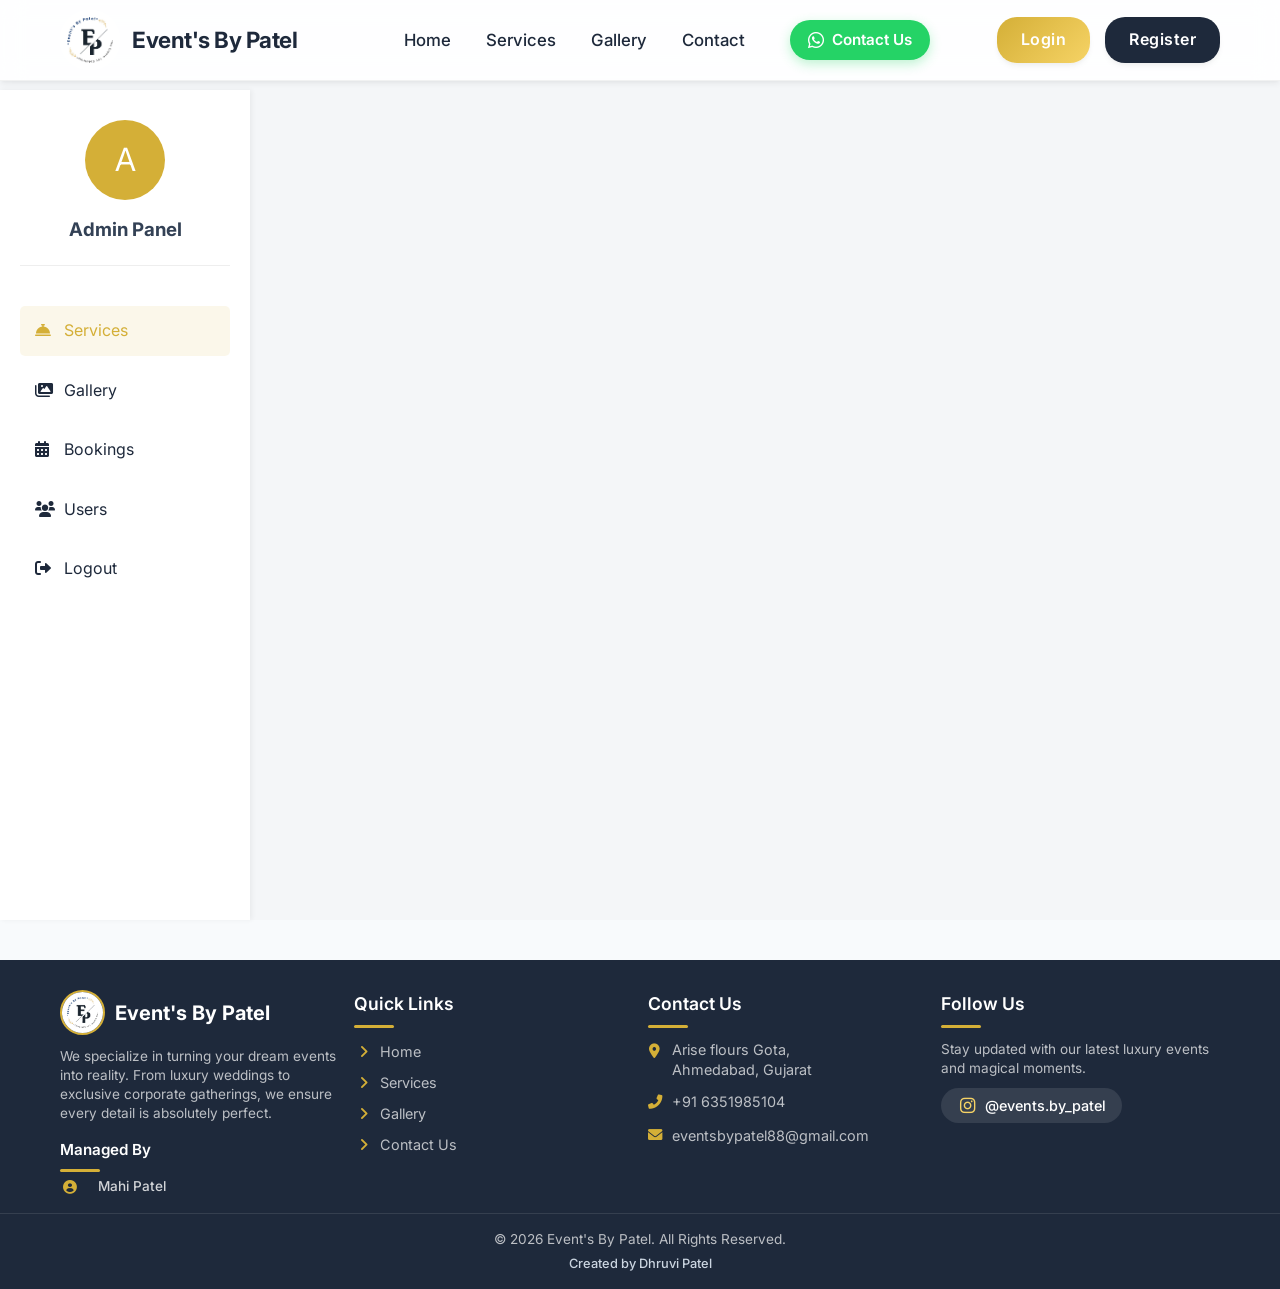
<file: frontend/admin.html>
<!DOCTYPE html>
<html lang="en">

<head>
    <meta charset="UTF-8">
    <meta name="viewport" content="width=device-width, initial-scale=1.0">
    <title>User Dashboard - Event Management</title>
    <link rel="stylesheet" href="css/style.css?v=42.0">
    <link rel="stylesheet" href="css/navbar.css?v=42.0">
    <link rel="stylesheet" href="css/dashboard.css?v=42.0">
</head>

<body>
    <nav class="navbar">
        <div class="container">
            <a href="index.html" class="logo"><img src="images/logo.jpeg" alt="Event Master" class="logo-img"> <span
                    class="logo-text">Event's By Patel</span></a>
            <div class="menu-toggle" id="mobile-menu">
                <i class="fas fa-bars"></i>
            </div>
            <div class="nav-links">
                <a href="index.html">Home</a>
                <a href="services.html">Services</a>
                <a href="gallery.html">Gallery</a>
                <a href="contact.html">Contact</a>
                <a href="#" class="contact-btn header-save-contact-btn"><i class="fab fa-whatsapp"></i> Contact Us</a>
            </div>
            <div class="nav-auth">
                <!-- Dynamically filled -->
            </div>
        </div>
    </nav>

    <div class="dashboard-container">
        <!-- Sidebar -->
        <aside class="sidebar">
            <div class="user-profile">
                <div class="avatar-circle">A</div>
                <h3>Admin Panel</h3>
            </div>
            <ul class="sidebar-nav">
                <li><a href="#" class="active" onclick="switchTab('services')"><i class="fas fa-concierge-bell"></i>
                        Services</a></li>
                <li><a href="#" onclick="switchTab('gallery')"><i class="fas fa-images"></i> Gallery</a></li>
                <li><a href="#" onclick="switchTab('bookings')"><i class="fas fa-calendar-alt"></i> Bookings</a></li>
                <li><a href="#" onclick="switchTab('users')"><i class="fas fa-users"></i> Users</a></li>
                <li><a href="#" onclick="logout()"><i class="fas fa-sign-out-alt"></i> Logout</a></li>
            </ul>
        </aside>

        <!-- Main Content -->
        <main class="main-content">
            <!-- Services Tab -->
            <div id="services-tab" class="tab-content active">
                <div class="tab-header"
                    style="display: flex; justify-content: space-between; align-items: center; margin-bottom: 20px;">
                    <h2>Manage Services</h2>
                    <button class="btn" onclick="openServiceModal()">+ Add Service</button>
                </div>
                <div id="admin-services-list" class="grid-container"
                    style="display: grid; grid-template-columns: repeat(auto-fill, minmax(250px, 1fr)); gap: 20px;">
                    <p>Loading services...</p>
                </div>
            </div>

            <!-- Gallery Tab -->
            <div id="gallery-tab" class="tab-content" style="display: none;">
                <div class="tab-header"
                    style="display: flex; justify-content: space-between; align-items: center; margin-bottom: 20px;">
                    <h2>Manage Gallery</h2>
                    <button class="btn" onclick="openGalleryModal()">+ Add Image</button>
                </div>
                <div id="admin-gallery-grid" class="grid-container"
                    style="display: grid; grid-template-columns: repeat(auto-fill, minmax(200px, 1fr)); gap: 20px;">
                    <p>Loading images...</p>
                </div>
            </div>

            <!-- Bookings Tab -->
            <div id="bookings-tab" class="tab-content" style="display: none;">
                <h2>All Bookings</h2>
                <div style="overflow-x: auto;">
                    <table class="admin-table" style="width: 100%; border-collapse: collapse; background: white;">
                        <thead>
                            <tr style="background: var(--secondary-color); color: white;">
                                <th style="padding: 10px;">ID</th>
                                <th style="padding: 10px;">User</th>
                                <th style="padding: 10px;">Event</th>
                                <th style="padding: 10px;">Date</th>
                                <th style="padding: 10px;">Time</th>
                                <th style="padding: 10px;">Location</th>
                                <th style="padding: 10px;">Package</th>
                                <th style="padding: 10px;">Status / Actions</th>
                            </tr>
                        </thead>
                        <tbody id="admin-bookings-table">
                            <tr>
                                <td colspan="9" style="padding: 20px; text-align: center;">Loading...</td>
                            </tr>
                        </tbody>
                    </table>
                </div>
            </div>

            <!-- Users Tab -->
            <div id="users-tab" class="tab-content" style="display: none;">
                <h2>Manage Users</h2>
                <div style="overflow-x: auto;">
                    <table class="admin-table" style="width: 100%; border-collapse: collapse; background: white;">
                        <thead>
                            <tr style="background: var(--secondary-color); color: white;">
                                <th style="padding: 10px;">ID</th>
                                <th style="padding: 10px;">Username</th>
                                <th style="padding: 10px;">Email</th>
                                <th style="padding: 10px;">Phone</th>
                                <th style="padding: 10px;">Role</th>
                                <th style="padding: 10px;">Status</th>
                                <th style="padding: 10px;">Actions</th>
                            </tr>
                        </thead>
                        <tbody id="admin-users-table">
                            <tr>
                                <td colspan="7" style="padding: 20px; text-align: center;">Loading...</td>
                            </tr>
                        </tbody>
                    </table>
                </div>
            </div>
        </main>
    </div>

    <!-- Service Modal -->
    <div id="service-modal" class="modal"
        style="display:none; position: fixed; top: 0; left: 0; width: 100%; height: 100%; background: rgba(0,0,0,0.5); z-index: 2000;">
        <div class="modal-content"
            style="background: #fff; margin: 5% auto; padding: 30px; width: 90%; max-width: 500px; border-radius: 8px; position: relative; max-height: 90vh; overflow-y: auto;">
            <span class="close" onclick="closeServiceModal()"
                style="position: absolute; top: 10px; right: 15px; font-size: 24px; cursor: pointer;">&times;</span>
            <h2 id="service-modal-title">Add/Edit Service</h2>
            <form id="service-form">
                <input type="hidden" id="service-id">
                <div class="form-group" style="margin-bottom: 15px;">
                    <label style="display:block; margin-bottom: 5px;">Service Name</label>
                    <input type="text" id="service-name" required style="width: 100%; padding: 8px;">
                </div>
                <div class="form-group" style="margin-bottom: 15px;">
                    <label style="display:block; margin-bottom: 5px;">Category</label>
                    <input type="text" id="service-category" required style="width: 100%; padding: 8px;">
                </div>
                <div class="form-group" style="margin-bottom: 15px; display: none;">
                    <label style="display:block; margin-bottom: 5px;">Price</label>
                    <input type="number" id="service-price" value="0" style="width: 100%; padding: 8px;">
                </div>
                <div class="form-group" style="margin-bottom: 15px;">
                    <label style="display:block; margin-bottom: 5px;">Description</label>
                    <textarea id="service-desc" rows="3" style="width: 100%; padding: 8px;"></textarea>
                </div>
                <div class="form-group" style="margin-bottom: 15px;">
                    <label style="display:block; margin-bottom: 5px;">Service Image Path</label>
                    <input type="text" id="service-image-url" placeholder="e.g. images/wedding/img1.jpeg" required
                        style="width: 100%; padding: 8px;">
                    <p style="font-size: 0.8rem; color: #666; margin-top: 5px;">Must be a relative path located in the
                        <strong>images/</strong> folder.
                    </p>
                </div>
                <button type="submit" class="btn" style="width: 100%;">Save Service</button>
            </form>
        </div>
    </div>

    <!-- Gallery Modal -->
    <div id="gallery-modal" class="modal"
        style="display:none; position: fixed; top: 0; left: 0; width: 100%; height: 100%; background: rgba(0,0,0,0.5); z-index: 2000;">
        <div class="modal-content"
            style="background: #fff; margin: 10% auto; padding: 30px; width: 90%; max-width: 400px; border-radius: 8px; position: relative;">
            <span class="close" onclick="closeGalleryModal()"
                style="position: absolute; top: 10px; right: 15px; font-size: 24px; cursor: pointer;">&times;</span>
            <h2>Add Image</h2>
            <form id="gallery-form">
                <div class="form-group" style="margin-bottom: 15px;">
                    <label style="display:block; margin-bottom: 5px;">Title (Optional)</label>
                    <input type="text" id="gallery-title" style="width: 100%; padding: 8px;">
                </div>
                <div class="form-group" style="margin-bottom: 15px;">
                    <label style="display:block; margin-bottom: 5px;">Image Path</label>
                    <input type="text" id="gallery-image-url" placeholder="e.g. images/wedding/img1.jpeg" required
                        style="width: 100%; padding: 8px;">
                    <p style="font-size: 0.8rem; color: #666; margin-top: 5px;">Must be a relative path located in the
                        <strong>images/</strong> folder.
                    </p>
                </div>
                <button type="submit" class="btn" style="width: 100%;">Upload</button>
            </form>
        </div>
    </div>

    <footer class="footer" style="padding-top: 30px; padding-bottom: 15px;">
        <div class="container" style="display: grid; grid-template-columns: repeat(auto-fit, minmax(200px, 1fr)); gap: 15px;">
            <div class="footer-column" style="display: flex; flex-direction: column; gap: 10px;">
                <div style="display: flex; align-items: center; gap: 10px; margin-bottom: 2px;">
                    <img src="images/logo.jpeg" alt="Event's By Patel Logo" style="width: 45px; height: 45px; border-radius: 50%; border: 2px solid var(--primary-color); object-fit: cover;">
                    <h3 style="font-size: 1.25rem; margin: 0; color: #fff;">Event's By Patel</h3>
                </div>
                <p style="font-size: 0.85rem; line-height: 1.4; color: rgba(255,255,255,0.7); margin: 0;">We specialize in turning your dream events into reality. From luxury weddings to exclusive corporate gatherings, we ensure every detail is absolutely perfect.</p>
                <div style="margin-top: 5px;">
                    <h4 style="font-size: 0.95rem; color: #fff; margin-bottom: 4px;">Managed By</h4>
                    <p style="color: rgba(255,255,255,0.8); font-size: 0.85rem; font-weight: 500; margin: 0;"><i class="fas fa-user-circle" style="color: var(--primary-color); margin-right: 6px;"></i> Mahi Patel</p>
                </div>
            </div>
            <div class="footer-column">
                <h4 style="font-size: 1.1rem; color: #fff; margin-bottom: 12px;">Quick Links</h4>
                <ul style="list-style: none; padding: 0; margin: 0; display: flex; flex-direction: column; gap: 8px; font-size: 0.9rem;">
                    <li><a href="index.html" style="color: rgba(255,255,255,0.7); text-decoration: none; transition: 0.3s;"><i class="fas fa-angle-right" style="margin-right: 6px; color: var(--primary-color);"></i>Home</a></li>
                    <li><a href="services.html" style="color: rgba(255,255,255,0.7); text-decoration: none; transition: 0.3s;"><i class="fas fa-angle-right" style="margin-right: 6px; color: var(--primary-color);"></i>Services</a></li>
                    <li><a href="gallery.html" style="color: rgba(255,255,255,0.7); text-decoration: none; transition: 0.3s;"><i class="fas fa-angle-right" style="margin-right: 6px; color: var(--primary-color);"></i>Gallery</a></li>
                    <li><a href="contact.html" style="color: rgba(255,255,255,0.7); text-decoration: none; transition: 0.3s;"><i class="fas fa-angle-right" style="margin-right: 6px; color: var(--primary-color);"></i>Contact Us</a></li>
                </ul>
            </div>
            <div class="footer-column">
                <h4 style="font-size: 1.1rem; color: #fff; margin-bottom: 12px;">Contact Us</h4>
                <div style="display: flex; flex-direction: column; gap: 10px; font-size: 0.9rem;">
                    <p style="display: flex; align-items: flex-start; gap: 10px; color: rgba(255,255,255,0.7); margin: 0;">
                        <i class="fas fa-map-marker-alt" style="margin-top: 4px; color: var(--primary-color); width: 14px;"></i> 
                        <span style="line-height: 1.4;">Arise flours Gota, <br>Ahmedabad, Gujarat</span>
                    </p>
                    <p style="display: flex; align-items: center; gap: 10px; color: rgba(255,255,255,0.7); margin: 0;">
                        <i class="fas fa-phone-alt" style="color: var(--primary-color); width: 14px;"></i> 
                        <a href="tel:+916351985104" style="color: rgba(255,255,255,0.7); text-decoration: none;">+91 6351985104</a>
                    </p>
                    <p style="display: flex; align-items: center; gap: 10px; color: rgba(255,255,255,0.7); margin: 0;">
                        <i class="fas fa-envelope" style="color: var(--primary-color); width: 14px;"></i> 
                        <a href="mailto:eventsbypatel88@gmail.com" style="color: rgba(255,255,255,0.7); text-decoration: none;">eventsbypatel88@gmail.com</a>
                    </p>
                </div>
            </div>
            <div class="footer-column">
                <h4 style="font-size: 1.1rem; color: #fff; margin-bottom: 12px;">Follow Us</h4>
                <p style="color: rgba(255,255,255,0.7); font-size: 0.85rem; line-height: 1.4; margin-bottom: 10px;">Stay updated with our latest luxury events and magical moments.</p>
                <div style="display: flex; gap: 10px;">
                    <a href="https://www.instagram.com/events.by_patel?igsh=MWVzamN3Nml4Y3Jrcw%3D%3D&utm_source=qr" target="_blank" style="display: flex; align-items: center; justify-content: center; padding: 0 16px; height: 35px; border-radius: 20px; background: rgba(255,255,255,0.1); color: #fff; font-size: 0.9rem; font-family: inherit; font-weight: 500; text-decoration: none; transition: 0.3s;" onmouseover="this.style.background='var(--primary-color)';" onmouseout="this.style.background='rgba(255,255,255,0.1)';">
                        <i class="fab fa-instagram" style="font-size: 1.1rem;"></i><span style="margin-left: 8px;">@events.by_patel</span>
                    </a>
                </div>
            </div>
        </div>
        <div class="footer-bottom" style="text-align: center;">
            <p style="color: rgba(255,255,255,0.7); font-size: 0.85rem; margin-bottom: 3px;">&copy; 2026 Event's By Patel. All Rights Reserved.</p>
            <p style="font-size: 0.8rem; color: #cbd5e1; font-weight: 500; margin: 0;">Created by Dhruvi Patel</p>
        </div>
    </footer>

    <script src="js/api.js?v=42.0"></script>
    <script src="js/auth.js?v=42.0"></script>
    <script src="js/admin.js?v=42.0"></script>
    <link rel="stylesheet" href="https://cdnjs.cloudflare.com/ajax/libs/font-awesome/6.0.0/css/all.min.css">
</body>

</html>
</file>
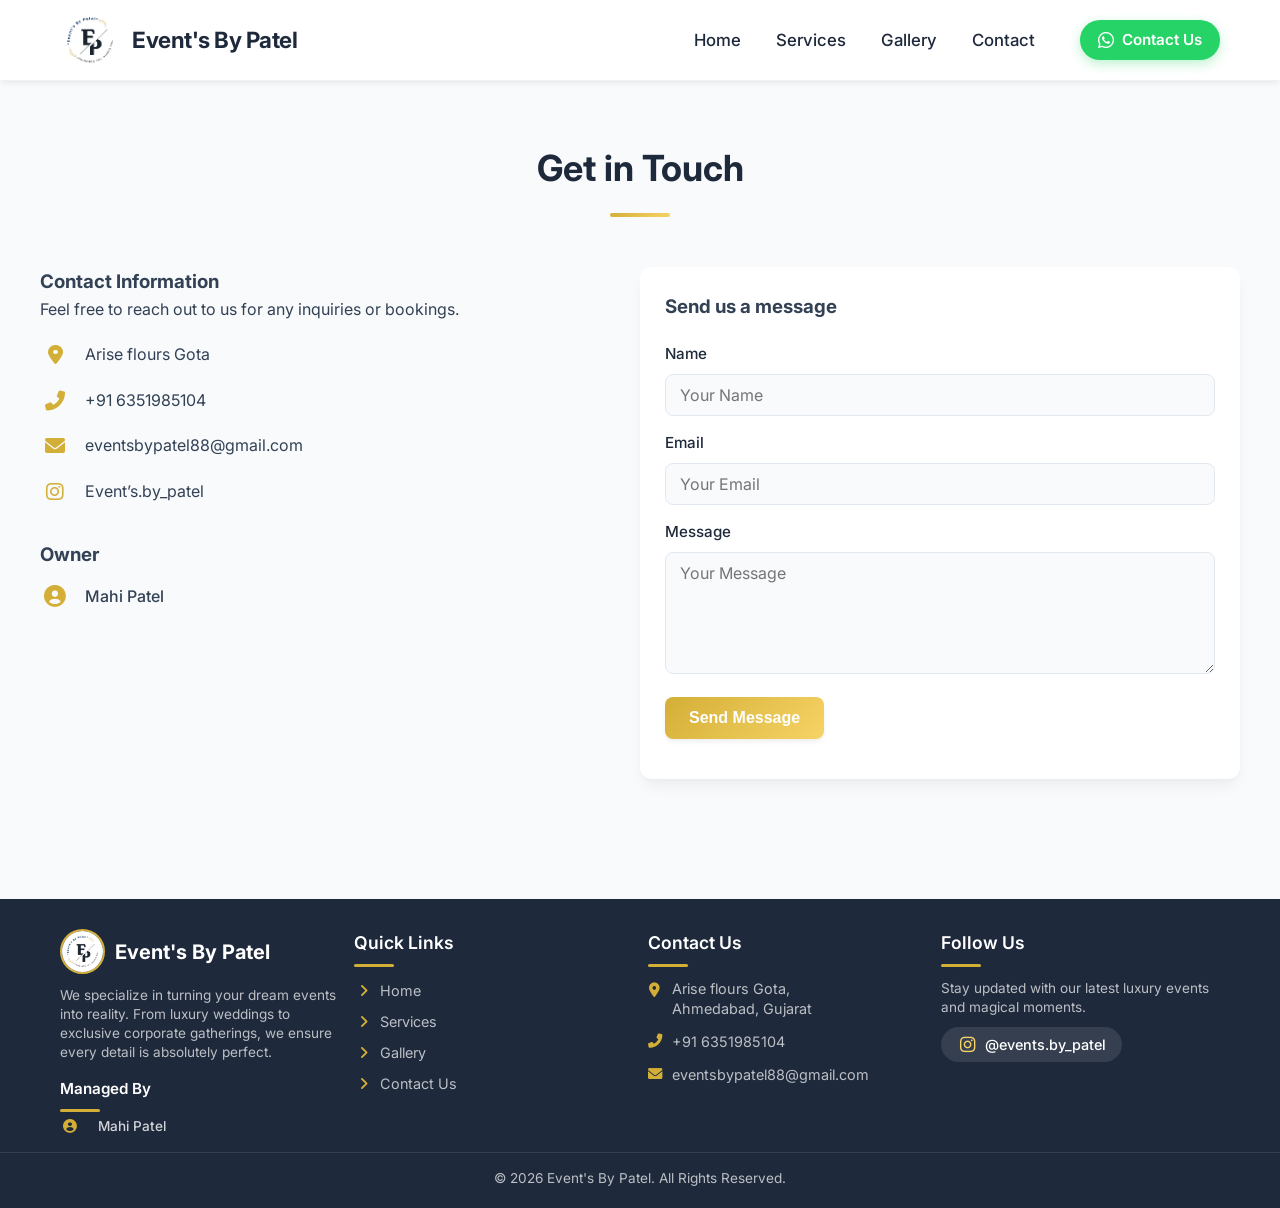
<file: frontend/contact.html>
<!DOCTYPE html>
<html lang="en">

<head>
    <meta charset="UTF-8">
    <meta name="viewport" content="width=device-width, initial-scale=1.0">
    <title>Contact Us - Event Management</title>
    <meta name="description" content="Get in touch with Event's By Patel for your upcoming event in Ahmedabad. Contact us for wedding decoration, corporate events, and birthday party planning.">
    <meta name="keywords" content="contact event planner ahmedabad, event's by patel contact, book wedding decorator ahmedabad, hire event planner gujarat, ahmedabad marriage decoration booking">
    <meta name="author" content="Event's By Patel">
    <link rel="canonical" href="https://www.eventsbypatel.com/contact.html">
    
    <!-- Open Graph / Facebook -->
    <meta property="og:type" content="website">
    <meta property="og:url" content="https://www.eventsbypatel.com/contact.html">
    <meta property="og:title" content="Contact Event's By Patel | Best Event Planners in Ahmedabad">
    <meta property="og:description" content="Reach out to us to make your dream event a reality. Serving Ahmedabad with premium event decorations.">
    <meta property="og:image" content="https://www.eventsbypatel.com/images/logo.jpeg">
    <link rel="stylesheet" href="css/style.css?v=42.0">
    <link rel="stylesheet" href="css/navbar.css?v=42.0">
    <link rel="stylesheet" href="css/forms.css?v=42.0">
    <link rel="stylesheet" href="https://cdnjs.cloudflare.com/ajax/libs/font-awesome/6.0.0/css/all.min.css">
</head>

<body>
    <nav class="navbar">
        <div class="container">
            <a href="index.html" class="logo"><img src="images/logo.jpeg" alt="Event's by Patel" class="logo-img"> <span
                    class="logo-text">Event's By Patel</span></a>
            <div class="menu-toggle" id="mobile-menu">
                <i class="fas fa-bars"></i>
            </div>
            <div class="nav-links">
                <a href="index.html">Home</a>
                <a href="services.html">Services</a>
                <a href="gallery.html">Gallery</a>
                <a href="contact.html">Contact</a>
                <a href="#" class="contact-btn header-save-contact-btn"><i class="fab fa-whatsapp"></i> Contact Us</a>
            </div>

        </div>
    </nav>

    <div class="container section" style="padding-top: 140px;">
        <h2 class="section-title">Get in Touch</h2>
        <div class="contact-wrapper" style="display: flex; flex-wrap: wrap; gap: 50px; justify-content: center;">
            <style>
                .contact-info-text {
                    text-align: left;
                }

                .contact-info-row {
                    display: flex;
                    align-items: center;
                    justify-content: flex-start;
                    margin-bottom: 20px;
                }

                .contact-form-heading {
                    text-align: left;
                    margin-bottom: 20px;
                }

                @media (max-width: 768px) {
                    .contact-info-text {
                        text-align: center;
                    }

                    .contact-info-row {
                        justify-content: center;
                    }

                    .contact-form-heading {
                        text-align: center;
                    }
                }
            </style>

            <div class="contact-info contact-info-text" style="flex: 1; min-width: 250px;">
                <h3>Contact Information</h3>
                <p style="margin-bottom: 20px;">Feel free to reach out to us for any inquiries or bookings.</p>

                <div class="contact-info-row">
                    <i class="fas fa-map-marker-alt"
                        style="color: var(--primary-color); width: 30px; text-align: center; margin-right: 15px; font-size: 1.25rem;"></i>
                    <span>Arise flours Gota</span>
                </div>
                <div class="contact-info-row">
                    <i class="fas fa-phone-alt"
                        style="color: var(--primary-color); width: 30px; text-align: center; margin-right: 15px; font-size: 1.25rem;"></i>
                    <a href="tel:+916351985104">+91 6351985104</a>
                </div>
                <div class="contact-info-row">
                    <i class="fas fa-envelope"
                        style="color: var(--primary-color); width: 30px; text-align: center; margin-right: 15px; font-size: 1.25rem;"></i>
                    <a href="mailto:eventsbypatel88@gmail.com"
                        style="word-break: break-all;">eventsbypatel88@gmail.com</a>
                </div>
                <div class="contact-info-row">
                    <i class="fab fa-instagram"
                        style="color: var(--primary-color); width: 30px; text-align: center; margin-right: 15px; font-size: 1.25rem;"></i>
                    <a href="https://instagram.com/Event’s.by_patel" target="_blank">Event’s.by_patel</a>
                </div>

                <div style="margin-top: 35px;">
                    <h3 style="margin-bottom: 15px;">Owner</h3>
                    <div class="contact-info-row">
                        <i class="fas fa-user-circle"
                            style="color: var(--primary-color); width: 30px; text-align: center; margin-right: 15px; font-size: 1.35rem;"></i>
                        <span style="font-weight: 500;">Mahi Patel</span>
                    </div>
                </div>
            </div>

            <div class="contact-form"
                style="flex: 1; min-width: 250px; padding: 25px; background: #fff; box-shadow: var(--shadow-md); border-radius: var(--radius-md);">
                <h3 class="contact-form-heading">Send us a message</h3>
                <form action="https://api.web3forms.com/submit" method="POST">
                    <input type="hidden" name="access_key" value="597f13e3-a928-4c0c-a952-5465b1e76b1b">
                    <div class="form-group">
                        <label for="name">Name</label>
                        <input type="text" name="name" id="name" placeholder="Your Name" required>
                    </div>
                    <div class="form-group">
                        <label for="email">Email</label>
                        <input type="email" name="email" id="email" placeholder="Your Email" required>
                    </div>
                    <div class="form-group">
                        <label for="message">Message</label>
                        <textarea name="message" id="message" rows="5" placeholder="Your Message" required></textarea>
                    </div>
                    <button type="submit" class="btn">Send Message</button>
                    <div class="form-result" style="margin-top: 15px; font-weight: bold; text-align: center;"></div>
                </form>
            </div>
        </div>
    </div>

    <footer class="footer" style="padding-top: 30px; padding-bottom: 15px;">
        <div class="container"
            style="display: grid; grid-template-columns: repeat(auto-fit, minmax(200px, 1fr)); gap: 15px;">
            <div class="footer-column" style="display: flex; flex-direction: column; gap: 10px;">
                <div style="display: flex; align-items: center; gap: 10px; margin-bottom: 2px;">
                    <img src="images/logo.jpeg" alt="Event's By Patel Logo"
                        style="width: 45px; height: 45px; border-radius: 50%; border: 2px solid var(--primary-color); object-fit: cover;">
                    <h3 style="font-size: 1.25rem; margin: 0; color: #fff;">Event's By Patel</h3>
                </div>
                <p style="font-size: 0.85rem; line-height: 1.4; color: rgba(255,255,255,0.7); margin: 0;">We specialize
                    in turning your dream events into reality. From luxury weddings to exclusive corporate gatherings,
                    we ensure every detail is absolutely perfect.</p>
                <div style="margin-top: 5px;">
                    <h4 style="font-size: 0.95rem; color: #fff; margin-bottom: 4px;">Managed By</h4>
                    <p style="color: rgba(255,255,255,0.8); font-size: 0.85rem; font-weight: 500; margin: 0;"><i
                            class="fas fa-user-circle" style="color: var(--primary-color); margin-right: 6px;"></i> Mahi
                        Patel</p>
                </div>
            </div>
            <div class="footer-column">
                <h4 style="font-size: 1.1rem; color: #fff; margin-bottom: 12px;">Quick Links</h4>
                <ul
                    style="list-style: none; padding: 0; margin: 0; display: flex; flex-direction: column; gap: 8px; font-size: 0.9rem;">
                    <li><a href="index.html"
                            style="color: rgba(255,255,255,0.7); text-decoration: none; transition: 0.3s;"><i
                                class="fas fa-angle-right"
                                style="margin-right: 6px; color: var(--primary-color);"></i>Home</a></li>
                    <li><a href="services.html"
                            style="color: rgba(255,255,255,0.7); text-decoration: none; transition: 0.3s;"><i
                                class="fas fa-angle-right"
                                style="margin-right: 6px; color: var(--primary-color);"></i>Services</a></li>
                    <li><a href="gallery.html"
                            style="color: rgba(255,255,255,0.7); text-decoration: none; transition: 0.3s;"><i
                                class="fas fa-angle-right"
                                style="margin-right: 6px; color: var(--primary-color);"></i>Gallery</a></li>
                    <li><a href="contact.html"
                            style="color: rgba(255,255,255,0.7); text-decoration: none; transition: 0.3s;"><i
                                class="fas fa-angle-right"
                                style="margin-right: 6px; color: var(--primary-color);"></i>Contact Us</a></li>
                </ul>
            </div>
            <div class="footer-column">
                <h4 style="font-size: 1.1rem; color: #fff; margin-bottom: 12px;">Contact Us</h4>
                <div style="display: flex; flex-direction: column; gap: 10px; font-size: 0.9rem;">
                    <p
                        style="display: flex; align-items: flex-start; gap: 10px; color: rgba(255,255,255,0.7); margin: 0;">
                        <i class="fas fa-map-marker-alt"
                            style="margin-top: 4px; color: var(--primary-color); width: 14px;"></i>
                        <span style="line-height: 1.4;">Arise flours Gota, <br>Ahmedabad, Gujarat</span>
                    </p>
                    <p style="display: flex; align-items: center; gap: 10px; color: rgba(255,255,255,0.7); margin: 0;">
                        <i class="fas fa-phone-alt" style="color: var(--primary-color); width: 14px;"></i>
                        <a href="tel:+916351985104" style="color: rgba(255,255,255,0.7); text-decoration: none;">+91
                            6351985104</a>
                    </p>
                    <p style="display: flex; align-items: center; gap: 10px; color: rgba(255,255,255,0.7); margin: 0;">
                        <i class="fas fa-envelope" style="color: var(--primary-color); width: 14px;"></i>
                        <a href="mailto:eventsbypatel88@gmail.com"
                            style="color: rgba(255,255,255,0.7); text-decoration: none;">eventsbypatel88@gmail.com</a>
                    </p>
                </div>
            </div>
            <div class="footer-column">
                <h4 style="font-size: 1.1rem; color: #fff; margin-bottom: 12px;">Follow Us</h4>
                <p style="color: rgba(255,255,255,0.7); font-size: 0.85rem; line-height: 1.4; margin-bottom: 10px;">Stay
                    updated with our latest luxury events and magical moments.</p>
                <div style="display: flex; gap: 10px;">
                    <a href="https://www.instagram.com/events.by_patel?igsh=MWVzamN3Nml4Y3Jrcw%3D%3D&utm_source=qr"
                        target="_blank"
                        style="display: flex; align-items: center; justify-content: center; padding: 0 16px; height: 35px; border-radius: 20px; background: rgba(255,255,255,0.1); color: #fff; font-size: 0.9rem; font-family: inherit; font-weight: 500; text-decoration: none; transition: 0.3s;"
                        onmouseover="this.style.background='var(--primary-color)';"
                        onmouseout="this.style.background='rgba(255,255,255,0.1)';">
                        <i class="fab fa-instagram" style="font-size: 1.1rem;"></i><span
                            style="margin-left: 8px;">@events.by_patel</span>
                    </a>
                </div>
            </div>
        </div>
        <div class="footer-bottom" style="text-align: center;">
            <p style="color: rgba(255,255,255,0.7); font-size: 0.85rem; margin-bottom: 3px;">&copy; 2026 Event's By
                Patel. All Rights Reserved.</p>
        </div>
    </footer>

    <script src="js/api.js?v=42.0"></script>
    <script src="js/auth.js?v=42.0"></script>
    <script src="js/contact.js?v=42.0"></script>
</body>

</html>
</file>
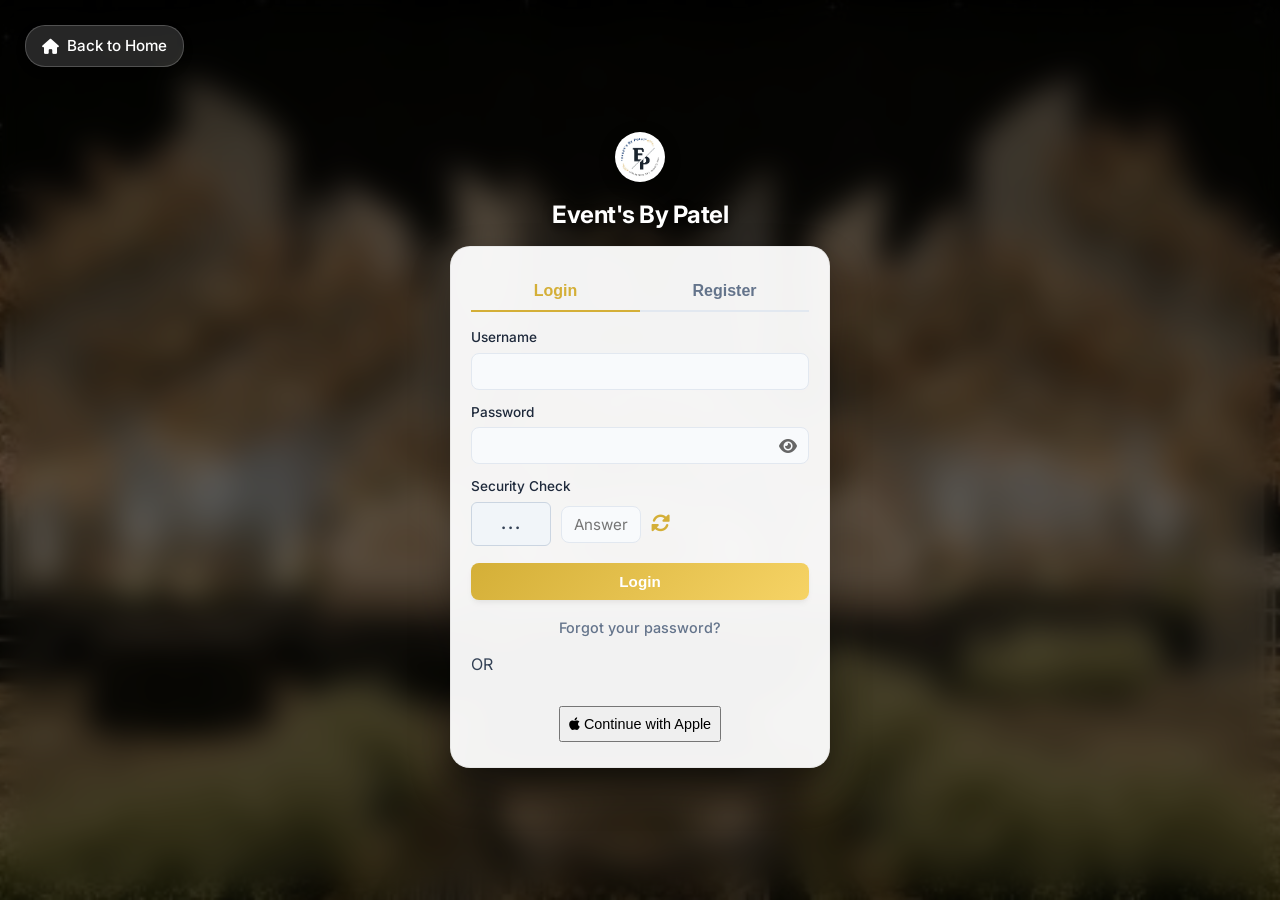
<file: frontend/login.html>
<!DOCTYPE html>
<html lang="en">

<head>
    <meta charset="UTF-8">
    <meta name="viewport" content="width=device-width, initial-scale=1.0">
    <title>Login - Event Management</title>
    <link rel="stylesheet" href="css/style.css?v=42.0">
    <link rel="stylesheet" href="css/navbar.css?v=42.0">
    <link rel="stylesheet" href="css/forms.css?v=42.0">
    <link rel="stylesheet" href="https://cdnjs.cloudflare.com/ajax/libs/font-awesome/6.0.0/css/all.min.css">
    <script src="https://accounts.google.com/gsi/client" async defer></script>
    <style>
        .password-container {
            position: relative;
            display: flex;
            align-items: center;
        }

        .password-container input {
            padding-right: 40px;
            /* Make room for the icon */
        }

        .password-container i {
            position: absolute;
            right: 12px;
            cursor: pointer;
            color: #666;
        }

        .password-container i:hover {
            color: var(--primary-color);
        }
        
        /* Extreme Height Compression */
        .form-group { margin-bottom: 12px !important; }
        .form-group label { margin-bottom: 4px !important; font-size: 0.85rem !important; }
        .form-group input { padding: 8px 12px !important; font-size: 0.95rem !important; }
        .btn { padding: 10px !important; font-size: 0.95rem !important; }
        .divider { margin: 12px 0 !important; }
        .social-login { gap: 8px !important; }
        .btn-social { padding: 8px !important; font-size: 0.9rem !important; }
    </style>
</head>

<body
    style="background: url('images/wedding/img4.jpeg') no-repeat center center fixed; background-size: cover; margin: 0; min-height: 100vh; display: flex; align-items: center; justify-content: center;">
    <!-- Blur Overlay Container -->
    <div
        style="position:fixed; top:0; left:0; width:100%; height:100%; background:rgba(0,0,0,0.55); backdrop-filter:blur(15px); z-index:-1;">
    </div>

    <!-- Back to Home Button -->
    <a href="index.html" style="position: absolute; top: 25px; left: 25px; display: flex; align-items: center; gap: 8px; color: #fff; text-decoration: none; font-size: 0.95rem; font-weight: 500; padding: 8px 16px; background: rgba(255,255,255,0.15); border-radius: 20px; backdrop-filter: blur(10px); transition: all 0.3s ease; border: 1px solid rgba(255,255,255,0.2); box-shadow: 0 4px 10px rgba(0,0,0,0.2); z-index: 10;" onmouseover="this.style.background='rgba(255,255,255,0.25)'; this.style.transform='translateY(-2px)';" onmouseout="this.style.background='rgba(255,255,255,0.15)'; this.style.transform='translateY(0)';">
        <i class="fas fa-home"></i> Back to Home
    </a>

    <div class="auth-wrapper" style="width: 100%; max-width: 420px; padding: 20px;">
        <!-- Logo ABOVE the card -->
        <div class="auth-logo-header" style="text-align: center; margin-bottom: 12px;">
            <a href="index.html" style="text-decoration: none;">
                <img src="images/logo.jpeg" alt="Event's By Patel Logo"
                    style="width: 50px; height: 50px; border-radius: 50%; object-fit: cover; margin-bottom: 6px; box-shadow: 0 4px 15px rgba(0,0,0,0.4);">
                <h2
                    style="color: #ffffff; font-size: 1.5rem; margin: 0; font-weight: 700; letter-spacing: -0.5px; text-shadow: 0 4px 10px rgba(0,0,0,0.6);">
                    Event's By Patel</h2>
            </a>
        </div>

        <div class="form-container"
            style="background: rgba(255,255,255,0.95); border-radius: var(--radius-lg); width: 100%; padding: 25px 20px; margin: 0; box-shadow: 0 20px 40px rgba(0,0,0,0.25);">

            <!-- Tab Switching -->
            <div class="auth-tabs" style="display: flex; margin-bottom: 15px; border-bottom: 2px solid #e2e8f0;">
                <button class="auth-tab active" onclick="switchTab('login')" id="tab-login"
                    style="flex: 1; padding: 10px; border: none; background: transparent; font-size: 1rem; font-weight: 600; color: var(--primary-color); border-bottom: 2px solid var(--primary-color); margin-bottom: -2px; cursor: pointer; transition: all 0.3s;">Login</button>
                <button class="auth-tab" onclick="switchTab('register')" id="tab-register"
                    style="flex: 1; padding: 10px; border: none; background: transparent; font-size: 1rem; font-weight: 600; color: #64748b; cursor: pointer; transition: all 0.3s;">Register</button>
            </div>

            <div id="error-msg"
                style="color: #ef4444; background: #fee2e2; border-radius: 6px; padding: 8px; font-size: 0.85rem; text-align: center; display: none; margin-bottom: 10px; border: 1px solid #fca5a5;">
            </div>

            <!-- LOGIN SECTION -->
            <div id="login-section">
                <form id="login-form">
                    <div class="form-group">
                        <label for="username">Username</label>
                        <input type="text" id="username" required>
                    </div>
                    <div class="form-group">
                        <label for="password">Password</label>
                        <div class="password-container">
                            <input type="password" id="password" required>
                            <i class="fas fa-eye" id="togglePassword"></i>
                        </div>
                    </div>
                    <!-- CAPTCHA Section -->
                    <div class="form-group" style="margin-bottom: 15px;">
                        <label>Security Check</label>
                        <div style="display: flex; gap: 10px; align-items: center;">
                            <div style="background: #f1f5f9; padding: 8px 12px; border-radius: 6px; font-weight: bold; letter-spacing: 2px; min-width: 80px; text-align: center; border: 1px solid #cbd5e1; user-select: none;" id="captcha-question">...</div>
                            <input type="text" id="captcha-answer" placeholder="Answer" required style="width: 80px; text-align: center;" autocomplete="off">
                            <input type="hidden" id="captcha-token">
                            <button type="button" onclick="loadCaptcha()" style="background: none; border: none; cursor: pointer; color: var(--primary-color); font-size: 1.2rem;" title="Reload CAPTCHA"><i class="fas fa-sync-alt"></i></button>
                        </div>
                    </div>
                    <button type="submit" class="btn" style="width: 100%; margin-top: 5px;">Login</button>
                </form>
                <div style="text-align: center; margin-top: 15px;">
                    <a href="forgot-password.html"
                        style="font-size: 0.9rem; color: #64748b; text-decoration: none; font-weight: 500;">Forgot your
                        password?</a>
                </div>
            </div>

            <!-- REGISTER SECTION -->
            <div id="register-section" style="display: none;">
                <form id="register-form">
                    <div class="form-group">
                        <label for="reg-username">Username</label>
                        <input type="text" id="reg-username" required>
                    </div>
                    <div class="form-group">
                        <label for="reg-email">Email</label>
                        <input type="email" id="reg-email" required>
                    </div>
                    <div class="form-group">
                        <label for="reg-password">Password</label>
                        <input type="password" id="reg-password" required>
                    </div>
                    <button type="submit" class="btn" style="width: 100%; margin-top: 5px;">Register</button>
                </form>
            </div>

            <!-- Social Login applies to both -->
            <div class="divider">
                <span>OR</span>
            </div>

            <div class="social-login" style="display: flex; flex-direction: column; align-items: center; gap: 10px;">
                <!-- Real Google Sign-In Button Container -->
                <div id="g_id_onload"
                     data-client_id="your-client-id-here.apps.googleusercontent.com"
                     data-context="signin"
                     data-ux_mode="popup"
                     data-callback="handleGoogleLogin"
                     data-auto_prompt="false">
                </div>
                <div class="g_id_signin"
                     data-type="standard"
                     data-shape="rectangular"
                     data-theme="outline"
                     data-text="continue_with"
                     data-size="large"
                     data-logo_alignment="left"
                     data-width="250">
                </div>
                <button type="button" class="btn-social btn-apple" onclick="socialMockLogin('Apple')">
                    <i class="fab fa-apple"></i> Continue with Apple
                </button>
            </div>
        </div>
    </div>

    <script src="js/api.js?v=42.2"></script>
    <script src="js/auth.js?v=42.2"></script>
    <script>
        // Password Toggle
        const togglePassword = document.querySelector('#togglePassword');
        const passwordInput = document.querySelector('#password');
        if (togglePassword && passwordInput) {
            togglePassword.addEventListener('click', function () {
                const type = passwordInput.getAttribute('type') === 'password' ? 'text' : 'password';
                passwordInput.setAttribute('type', type);
                this.classList.toggle('fa-eye');
                this.classList.toggle('fa-eye-slash');
            });
        }

        // Tab Switching Logic
        function switchTab(tab) {
            const loginSec = document.getElementById('login-section');
            const regSec = document.getElementById('register-section');
            const tabLogin = document.getElementById('tab-login');
            const tabReg = document.getElementById('tab-register');
            const errorMsg = document.getElementById('error-msg');

            errorMsg.style.display = 'none'; // clear errors on switch

            if (tab === 'login') {
                loginSec.style.display = 'block';
                regSec.style.display = 'none';

                tabLogin.style.color = 'var(--primary-color)';
                tabLogin.style.borderBottom = '2px solid var(--primary-color)';

                tabReg.style.color = '#64748b';
                tabReg.style.borderBottom = 'none';
            } else {
                loginSec.style.display = 'none';
                regSec.style.display = 'block';

                tabReg.style.color = 'var(--primary-color)';
                tabReg.style.borderBottom = '2px solid var(--primary-color)';

                tabLogin.style.color = '#64748b';
                tabLogin.style.borderBottom = 'none';
            }
        }

        // Check if user came from register page originally
        if (window.location.hash === '#register') {
            switchTab('register');
        }

        // Mock Apple Login
        function socialMockLogin(provider) {
            alert(`Authenticating with ${provider}... Simulated Success!`);
            localStorage.setItem('token', 'simulated_oauth_token_' + provider);
            localStorage.setItem('role', 'customer');
            window.location.href = 'dashboard.html';
        }
    </script>
</body>

</html>
</file>
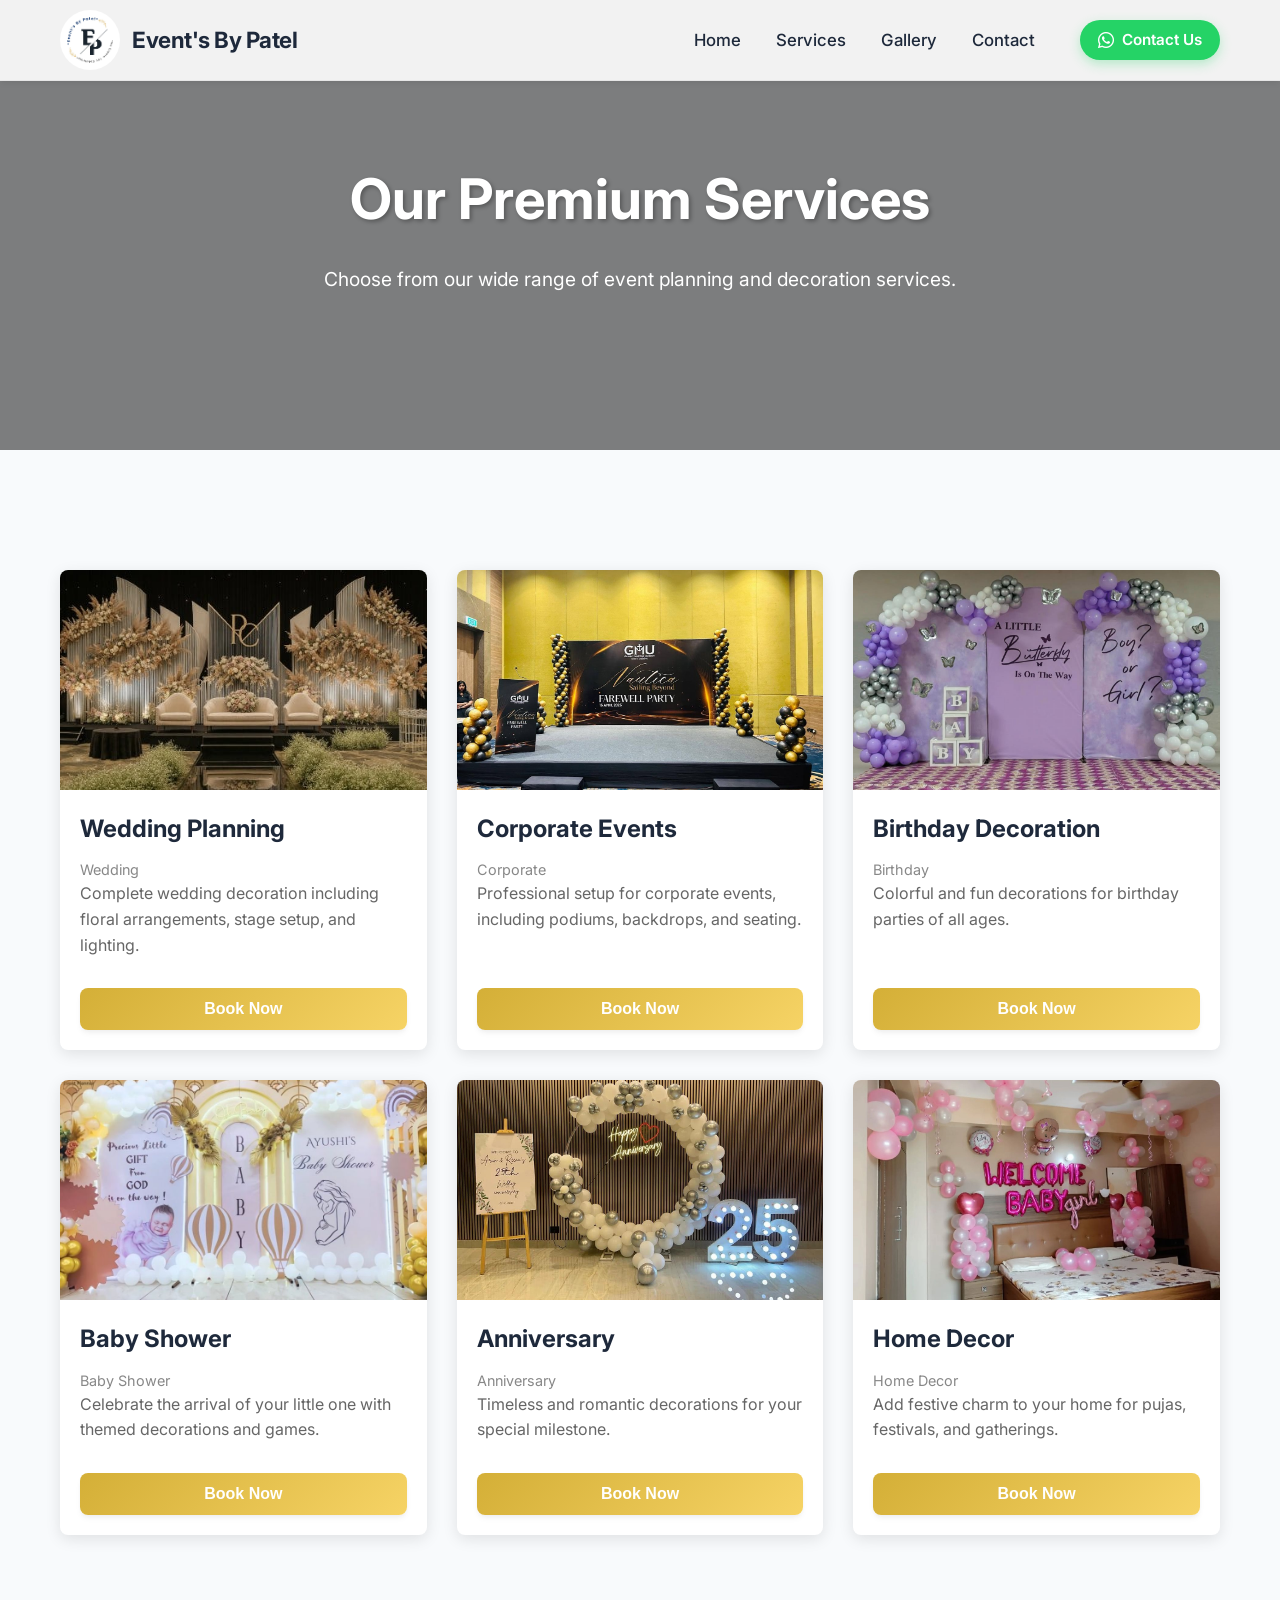
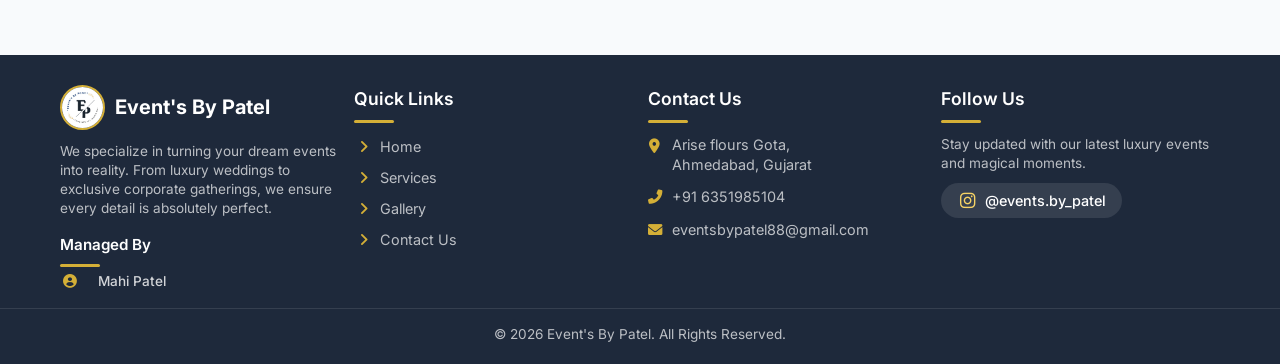
<file: frontend/services.html>
<!DOCTYPE html>
<html lang="en">

<head>
    <meta charset="UTF-8">
    <meta name="viewport" content="width=device-width, initial-scale=1.0">
    <title>Services - Event Management</title>
    <meta name="description" content="Explore our premium event services in Ahmedabad. From wedding planning and marriage decorations to corporate events and birthday parties, Event's By Patel handles it all.">
    <meta name="keywords" content="event services ahmedabad, wedding planning ahmedabad, marriage decoration ahmedabad, birthday decoration, corporate event management, baby shower decoration, event's by patel services">
    <meta name="author" content="Event's By Patel">
    <link rel="canonical" href="https://www.eventsbypatel.com/services.html">
    
    <!-- Open Graph / Facebook -->
    <meta property="og:type" content="website">
    <meta property="og:url" content="https://www.eventsbypatel.com/services.html">
    <meta property="og:title" content="Our Services | Event's By Patel - Premium Event Management">
    <meta property="og:description" content="Explore our premium event services in Ahmedabad. From wedding planning to corporate events, we bring your vision to life.">
    <meta property="og:image" content="https://www.eventsbypatel.com/images/logo.jpeg">
    <link rel="stylesheet" href="css/style.css?v=42.0">
    <link rel="stylesheet" href="css/navbar.css?v=42.0">
    <link rel="stylesheet" href="https://cdnjs.cloudflare.com/ajax/libs/font-awesome/6.0.0/css/all.min.css">
    <style>
        .services-grid {
            display: grid;
            grid-template-columns: repeat(auto-fit, minmax(300px, 1fr));
            gap: 30px;
            margin-top: 40px;
        }

        .service-card {
            background: #fff;
            border-radius: 8px;
            overflow: hidden;
            box-shadow: 0 4px 15px rgba(0, 0, 0, 0.1);
            transition: transform 0.3s ease;
            display: flex;
            flex-direction: column;
            height: 100%;
        }

        .service-card:hover {
            transform: translateY(-5px);
        }

        .service-img-container {
            height: 220px;
            overflow: hidden;
            position: relative;
            background-color: #f8f9fa;
        }

        .service-real-img {
            width: 100%;
            height: 100%;
            object-fit: cover;
            object-position: center;
            transition: transform 0.5s ease;
        }

        .service-card:hover .service-real-img {
            transform: scale(1.1);
        }

        .service-content {
            padding: 20px;
            display: flex;
            flex-direction: column;
            flex-grow: 1;
        }

        .service-title {
            font-size: 1.5rem;
            margin-bottom: 10px;
            color: var(--secondary-color);
        }

        .service-price {
            color: var(--primary-color);
            font-weight: bold;
            font-size: 1.2rem;
            margin-bottom: 15px;
        }

        .service-desc {
            color: #666;
            margin-bottom: 20px;
            flex-grow: 1;
        }

        /* Modal Styles */
        #booking-modal .form-group {
            margin-bottom: 10px;
        }

        #booking-modal label {
            display: block;
            margin-bottom: 3px;
            font-weight: bold;
            font-size: 0.9rem;
            color: var(--secondary-color);
        }

        #booking-modal input,
        #booking-modal textarea {
            width: 100%;
            padding: 8px;
            border: 1px solid #ddd;
            border-radius: 4px;
            font-size: 0.95rem;
            box-sizing: border-box;
            /* Important for width: 100% */
        }

        #booking-modal input:focus,
        #booking-modal textarea:focus {
            border-color: var(--primary-color);
            outline: none;
            box-shadow: 0 0 5px rgba(212, 175, 55, 0.3);
        }
    </style>
</head>

<body>
    <nav class="navbar">
        <div class="container">
            <a href="index.html" class="logo"><img src="images/logo.jpeg" alt="Event Master" class="logo-img"> <span
                    class="logo-text">Event's By Patel</span></a>
            <div class="menu-toggle" id="mobile-menu">
                <i class="fas fa-bars"></i>
            </div>
            <div class="nav-links">
                <a href="index.html">Home</a>
                <a href="services.html">Services</a>
                <a href="gallery.html">Gallery</a>
                <a href="contact.html">Contact</a>
                <a href="#" class="contact-btn header-save-contact-btn"><i class="fab fa-whatsapp"></i> Contact Us</a>
            </div>

        </div>
    </nav>

    <header class="section hero-services"
        style="background: linear-gradient(rgba(0,0,0,0.5), rgba(0,0,0,0.5)), url('https://images.unsplash.com/photo-1511795409834-ef04bbd61622?ixlib=rb-1.2.1&auto=format&fit=crop&w=1950&q=80') center/cover no-repeat; color: #fff; padding: 150px 0; text-align: center; min-height: 50vh; display: flex; align-items: center; justify-content: center;">
        <div class="container">
            <h1 class="page-header-title">Our Premium Services</h1>
            <p style="font-size: 1.2rem;">Choose from our wide range of event planning and decoration services.</p>
        </div>
    </header>

    <section class="section">
        <div class="container">
            <div id="services-grid" class="services-grid">
                <!-- Services will be loaded here via JS -->
            </div>
        </div>
    </section>

    <!-- Modal for Booking -->
    <div id="booking-modal"
        style="display:none; position: fixed; top: 0; left: 0; width: 100%; height: 100%; background: rgba(0,0,0,0.5); z-index: 2000; align-items: center; justify-content: center;">
        <div
            style="background: #fff; padding: 20px 30px; border-radius: 8px; max-width: 500px; width: 90%; position: relative; max-height: 90vh; overflow-y: auto;">
            <button onclick="closeModal()"
                style="position: absolute; top: 5px; right: 15px; border: none; background: none; font-size: 1.5rem; cursor: pointer;">&times;</button>
            <h2 style="margin-top: 0; margin-bottom: 15px; font-size: 1.4rem;">Book Service</h2>
            <form id="booking-form">
                <input type="hidden" id="service-id">
                <input type="hidden" id="service-name">
                <div class="form-group">
                    <label>Selected Package:</label>
                    <select id="event-package" required
                        style="width: 100%; padding: 8px; border: 1px solid #ddd; border-radius: 5px; font-family: inherit; font-size: 0.95rem;">
                        <option value="" disabled selected>Select a package</option>
                        <option value="Basic">Basic Package</option>
                        <option value="Standard">Standard Package</option>
                        <option value="Premium">Premium Package</option>
                        <option value="Custom">Custom Package</option>
                    </select>
                </div>
                <div class="form-group" style="display: flex; gap: 10px;">
                    <div style="flex: 1;">
                        <label>Your Name:</label>
                        <input type="text" id="customer-name" placeholder="John Doe" required>
                    </div>
                    <div style="flex: 1;">
                        <label>Phone Number:</label>
                        <input type="tel" id="customer-phone" placeholder="+91..." required>
                    </div>
                </div>
                <div class="form-group" style="display: flex; gap: 10px;">
                    <div style="flex: 1;">
                        <label>Event Date:</label>
                        <input type="date" id="event-date" required>
                    </div>
                    <div style="flex: 1;">
                        <label>Event Time:</label>
                        <input type="time" id="event-time" required>
                    </div>
                </div>
                <div class="form-group">
                    <label>Event Location/Address:</label>
                    <input type="text" id="event-location" placeholder="e.g. Arise flours Gota, Ahmedabad" required>
                </div>
                <div class="form-group">
                    <label>Special Requests/Notes:</label>
                    <textarea id="special-requests" rows="2"></textarea>
                </div>
                <button type="submit" class="btn" style="width: 100%; padding: 10px; margin-top: 5px;">Confirm
                    Booking</button>
            </form>
        </div>
    </div>

    <footer class="footer" style="padding-top: 30px; padding-bottom: 15px;">
        <div class="container"
            style="display: grid; grid-template-columns: repeat(auto-fit, minmax(200px, 1fr)); gap: 15px;">
            <div class="footer-column" style="display: flex; flex-direction: column; gap: 10px;">
                <div style="display: flex; align-items: center; gap: 10px; margin-bottom: 2px;">
                    <img src="images/logo.jpeg" alt="Event's By Patel Logo"
                        style="width: 45px; height: 45px; border-radius: 50%; border: 2px solid var(--primary-color); object-fit: cover;">
                    <h3 style="font-size: 1.25rem; margin: 0; color: #fff;">Event's By Patel</h3>
                </div>
                <p style="font-size: 0.85rem; line-height: 1.4; color: rgba(255,255,255,0.7); margin: 0;">We specialize
                    in turning your dream events into reality. From luxury weddings to exclusive corporate gatherings,
                    we ensure every detail is absolutely perfect.</p>
                <div style="margin-top: 5px;">
                    <h4 style="font-size: 0.95rem; color: #fff; margin-bottom: 4px;">Managed By</h4>
                    <p style="color: rgba(255,255,255,0.8); font-size: 0.85rem; font-weight: 500; margin: 0;"><i
                            class="fas fa-user-circle" style="color: var(--primary-color); margin-right: 6px;"></i> Mahi
                        Patel</p>
                </div>
            </div>
            <div class="footer-column">
                <h4 style="font-size: 1.1rem; color: #fff; margin-bottom: 12px;">Quick Links</h4>
                <ul
                    style="list-style: none; padding: 0; margin: 0; display: flex; flex-direction: column; gap: 8px; font-size: 0.9rem;">
                    <li><a href="index.html"
                            style="color: rgba(255,255,255,0.7); text-decoration: none; transition: 0.3s;"><i
                                class="fas fa-angle-right"
                                style="margin-right: 6px; color: var(--primary-color);"></i>Home</a></li>
                    <li><a href="services.html"
                            style="color: rgba(255,255,255,0.7); text-decoration: none; transition: 0.3s;"><i
                                class="fas fa-angle-right"
                                style="margin-right: 6px; color: var(--primary-color);"></i>Services</a></li>
                    <li><a href="gallery.html"
                            style="color: rgba(255,255,255,0.7); text-decoration: none; transition: 0.3s;"><i
                                class="fas fa-angle-right"
                                style="margin-right: 6px; color: var(--primary-color);"></i>Gallery</a></li>
                    <li><a href="contact.html"
                            style="color: rgba(255,255,255,0.7); text-decoration: none; transition: 0.3s;"><i
                                class="fas fa-angle-right"
                                style="margin-right: 6px; color: var(--primary-color);"></i>Contact Us</a></li>
                </ul>
            </div>
            <div class="footer-column">
                <h4 style="font-size: 1.1rem; color: #fff; margin-bottom: 12px;">Contact Us</h4>
                <div style="display: flex; flex-direction: column; gap: 10px; font-size: 0.9rem;">
                    <p
                        style="display: flex; align-items: flex-start; gap: 10px; color: rgba(255,255,255,0.7); margin: 0;">
                        <i class="fas fa-map-marker-alt"
                            style="margin-top: 4px; color: var(--primary-color); width: 14px;"></i>
                        <span style="line-height: 1.4;">Arise flours Gota, <br>Ahmedabad, Gujarat</span>
                    </p>
                    <p style="display: flex; align-items: center; gap: 10px; color: rgba(255,255,255,0.7); margin: 0;">
                        <i class="fas fa-phone-alt" style="color: var(--primary-color); width: 14px;"></i>
                        <a href="tel:+916351985104" style="color: rgba(255,255,255,0.7); text-decoration: none;">+91
                            6351985104</a>
                    </p>
                    <p style="display: flex; align-items: center; gap: 10px; color: rgba(255,255,255,0.7); margin: 0;">
                        <i class="fas fa-envelope" style="color: var(--primary-color); width: 14px;"></i>
                        <a href="mailto:eventsbypatel88@gmail.com"
                            style="color: rgba(255,255,255,0.7); text-decoration: none;">eventsbypatel88@gmail.com</a>
                    </p>
                </div>
            </div>
            <div class="footer-column">
                <h4 style="font-size: 1.1rem; color: #fff; margin-bottom: 12px;">Follow Us</h4>
                <p style="color: rgba(255,255,255,0.7); font-size: 0.85rem; line-height: 1.4; margin-bottom: 10px;">Stay
                    updated with our latest luxury events and magical moments.</p>
                <div style="display: flex; gap: 10px;">
                    <a href="https://www.instagram.com/events.by_patel?igsh=MWVzamN3Nml4Y3Jrcw%3D%3D&utm_source=qr"
                        target="_blank"
                        style="display: flex; align-items: center; justify-content: center; padding: 0 16px; height: 35px; border-radius: 20px; background: rgba(255,255,255,0.1); color: #fff; font-size: 0.9rem; font-family: inherit; font-weight: 500; text-decoration: none; transition: 0.3s;"
                        onmouseover="this.style.background='var(--primary-color)';"
                        onmouseout="this.style.background='rgba(255,255,255,0.1)';">
                        <i class="fab fa-instagram" style="font-size: 1.1rem;"></i><span
                            style="margin-left: 8px;">@events.by_patel</span>
                    </a>
                </div>
            </div>
        </div>
        <div class="footer-bottom" style="text-align: center;">
            <p style="color: rgba(255,255,255,0.7); font-size: 0.85rem; margin-bottom: 3px;">&copy; 2026 Event's By
                Patel. All Rights Reserved.</p>
        </div>
    </footer>

    <script src="js/api.js?v=42.0"></script>
    <script src="js/auth.js?v=42.0"></script>
    <script src="js/services.js?v=42.0"></script>
</body>

</html>
</file>
<file: frontend/css/style.css>
@import url('https://fonts.googleapis.com/css2?family=Inter:wght@300;400;500;600;700&family=Playfair+Display:ital,wght@0,600;0,700;1,600&display=swap');

:root {
    --primary-color: #d4af37;
    --primary-light: #f6d365;
    --gradient-primary: linear-gradient(135deg, var(--primary-color) 0%, var(--primary-light) 100%);
    --secondary-color: #1e293b; /* Modern slate */
    --accent-color: #e74c3c;
    --text-color: #334155;
    --text-muted: #64748b;
    --light-bg: #f8fafc;
    --dark-bg: #0f172a;
    --white: #ffffff;
    --font-main: 'Inter', sans-serif;
    --transition-speed: 0.3s;
    --radius-sm: 8px;
    --radius-md: 12px;
    --radius-lg: 20px;
    --shadow-sm: 0 4px 6px -1px rgba(0, 0, 0, 0.05), 0 2px 4px -1px rgba(0, 0, 0, 0.03);
    --shadow-md: 0 10px 15px -3px rgba(0, 0, 0, 0.05), 0 4px 6px -2px rgba(0, 0, 0, 0.025);
    --shadow-lg: 0 20px 25px -5px rgba(0, 0, 0, 0.05), 0 10px 10px -5px rgba(0, 0, 0, 0.02);
}

* {
    box-sizing: border-box;
    margin: 0;
    padding: 0;
}

body {
    font-family: var(--font-main);
    line-height: 1.6;
    color: var(--text-color);
    background-color: var(--light-bg);
    overflow-x: hidden;
    width: 100%;
}

a {
    text-decoration: none;
    color: inherit;
}

ul {
    list-style: none;
}

.container {
    max-width: 1200px;
    margin: 0 auto;
    padding: 0 20px;
}

.btn {
    display: inline-flex;
    justify-content: center;
    align-items: center;
    padding: 12px 24px;
    background: var(--gradient-primary);
    color: var(--white);
    border: none;
    border-radius: var(--radius-sm);
    cursor: pointer;
    transition: all var(--transition-speed) ease;
    font-weight: 600;
    font-size: 1rem;
    box-shadow: var(--shadow-sm);
}

.btn:hover {
    transform: translateY(-2px);
    box-shadow: var(--shadow-md);
    filter: brightness(1.05);
}

.btn-secondary {
    background: var(--secondary-color);
}

.btn-secondary:hover {
    background: #0f172a;
}

/* Header/Landing */
.hero {
    height: 80vh;
    position: relative;
    display: flex;
    align-items: center;
    justify-content: center;
    text-align: center;
    color: var(--white);
    overflow: hidden;
}

.hero-bg-slider {
    position: absolute;
    top: 0;
    left: 0;
    width: 100%;
    height: 100%;
    z-index: 0;
}

.hero-bg-slide {
    position: absolute;
    top: 0;
    left: 0;
    width: 100%;
    height: 100%;
    background-size: cover;
    background-position: center;
    opacity: 0;
    animation: heroSlideFade 10s infinite;
}

.hero-bg-slide:nth-child(1) {
    animation-delay: 0s;
}

.hero-bg-slide:nth-child(2) {
    animation-delay: 5s;
}

.hero .container {
    position: relative;
    z-index: 1;
    margin-top: 70px;
}

.hero::after {
    content: '';
    position: absolute;
    top: 0;
    left: 0;
    width: 100%;
    height: 100%;
    background: linear-gradient(180deg, rgba(0,0,0,0.6) 0%, rgba(0,0,0,0.3) 100%);
    z-index: 0;
}

@keyframes heroSlideFade {
    0% { opacity: 0; transform: scale(1); }
    10% { opacity: 1; }
    45% { opacity: 1; }
    55% { opacity: 0; transform: scale(1.05); }
    100% { opacity: 0; }
}

/* Premium Hero Upgrade */
.premium-hero {
    height: 100vh;
    display: flex;
    align-items: center;
    justify-content: center;
    text-align: center;
}

.hero-overlay {
    position: absolute;
    top: 0;
    left: 0;
    width: 100%;
    height: 100%;
    background: rgba(0, 0, 0, 0.45);
    z-index: 1;
}

.hero-content {
    z-index: 2;
    position: relative;
    max-width: 900px;
    margin: 0 auto;
}

.hero-premium-title {
    font-size: 4.8rem;
    font-weight: 700;
    line-height: 1.15;
    margin-bottom: 25px;
    font-family: 'Playfair Display', serif;
    text-shadow: 0 4px 20px rgba(0,0,0,0.6);
    letter-spacing: -0.5px;
}

.highlight-text {
    color: #ffd6df; /* Soft Blush/Champagne */
    position: relative;
    display: inline-block;
}

.hero-premium-subtitle {
    font-size: 1.35rem;
    font-weight: 300;
    margin-bottom: 45px;
    line-height: 1.7;
    text-shadow: 0 2px 10px rgba(0,0,0,0.5);
    color: rgba(255,255,255,0.95);
    padding: 0 20px;
}

.hero-buttons {
    display: flex;
    gap: 20px;
    justify-content: center;
}

.btn-premium {
    background-color: #ffd6df; /* Blush */
    color: #1e1e1e;
    padding: 16px 36px;
    border-radius: 4px;
    font-weight: 600;
    font-size: 1.05rem;
    text-transform: uppercase;
    letter-spacing: 1.5px;
    transition: all 0.3s ease;
    display: inline-flex;
    align-items: center;
    justify-content: center;
}

.btn-premium:hover {
    background-color: #fff;
    transform: translateY(-2px);
    box-shadow: 0 10px 20px rgba(0,0,0,0.2);
}

.btn-outline-premium {
    background-color: transparent;
    color: #fff;
    border: 1px solid rgba(255, 255, 255, 0.6);
    padding: 16px 36px;
    border-radius: 4px;
    font-weight: 500;
    font-size: 1.05rem;
    letter-spacing: 1px;
    transition: all 0.3s ease;
    display: inline-flex;
    align-items: center;
    justify-content: center;
}

.btn-outline-premium:hover {
    background-color: rgba(255,255,255,0.1);
    border-color: #fff;
    transform: translateY(-2px);
}

/* Sections */
.section {
    padding: 80px 0;
}

.section-title {
    text-align: center;
    margin-bottom: 50px;
    font-size: 2.25rem;
    font-weight: 700;
    color: var(--secondary-color);
    position: relative;
}

.section-title::after {
    content: '';
    display: block;
    width: 60px;
    height: 4px;
    background: var(--gradient-primary);
    margin: 15px auto 0;
    border-radius: 2px;
}

/* Reusable Page Headers */
.page-header-title {
    font-size: 3.5rem;
    margin-bottom: 20px;
    font-weight: 700;
    text-shadow: 2px 2px 4px rgba(0,0,0,0.3);
}

/* Footer Styles */
.footer {
    background-color: var(--secondary-color);
    color: var(--white);
    padding: 30px 0 15px;
    margin-top: 40px;
}

.footer-container {
    display: grid;
    grid-template-columns: repeat(auto-fit, minmax(280px, 1fr));
    gap: 40px;
    max-width: 1200px;
    margin: 0 auto;
    padding: 0 20px;
}

.footer-column h3 {
    margin-bottom: 20px;
    color: var(--primary-light);
    font-size: 1.75rem;
    font-weight: 700;
}

.footer-column h4 {
    margin-bottom: 20px;
    color: var(--white);
    font-size: 1.25rem;
    font-weight: 600;
    position: relative;
    padding-bottom: 10px;
}

.footer-column h4::after {
    content: '';
    position: absolute;
    left: 0;
    bottom: 0;
    width: 40px;
    height: 3px;
    background: var(--primary-color);
    border-radius: 2px;
}

.footer-column p {
    margin-bottom: 15px;
    display: flex;
    align-items: center;
    gap: 12px;
    color: #cbd5e1;
}

.footer-column i {
    color: var(--primary-light);
    width: 20px;
    text-align: center;
}

.footer-column a {
    color: #cbd5e1;
    transition: color 0.3s ease;
}

.footer-column a:hover {
    color: var(--primary-light);
}

.footer-bottom {
    text-align: center;
    margin-top: 15px;
    padding-top: 15px;
    border-top: 1px solid rgba(255, 255, 255, 0.1);
    font-size: 0.85rem;
    color: #94a3b8;
}

/* Premium Feature Cards Section */
.feature-card {
    background: transparent;
    padding: 60px 25px 45px;
    margin-top: 45px;
    margin-bottom: 25px;
    border: 1px solid #d1d5db; /* Clean border like the reference */
    border-radius: var(--radius-md); /* Added curve shape to the card */
    position: relative;
    z-index: 1;
    display: flex;
    flex-direction: column;
    align-items: center;
    justify-content: center;
    transition: all 0.4s ease;
}

.feature-card:hover {
    border-color: var(--primary-light);
    transform: translateY(-5px);
    box-shadow: 0 15px 30px rgba(0, 0, 0, 0.05);
}

.feature-icon-outer {
    position: absolute;
    top: 0;
    left: 50%;
    transform: translate(-50%, -50%);
    width: 90px;
    height: 90px;
    border-radius: 50%;
    background: var(--light-bg); /* Match section bg to naturally cut the top border */
    display: flex;
    align-items: center;
    justify-content: center;
    z-index: 2;
}

.feature-icon-inner {
    width: 70px;
    height: 70px;
    border-radius: 50%;
    background: rgba(212, 175, 55, 0.08); /* Very soft gold for the inner background */
    display: flex;
    align-items: center;
    justify-content: center;
    transition: all 0.6s cubic-bezier(0.68, -0.55, 0.265, 1.55);
}

.feature-card:hover .feature-icon-inner {
    transform: rotateY(180deg) scale(1.1); /* Flips 180 degrees backwards on hover */
    background: var(--primary-color);
    box-shadow: 0 8px 15px rgba(212, 175, 55, 0.3);
}

.feature-card i {
    color: var(--primary-color) !important;
    transition: all 0.6s ease;
}

.feature-card:hover i {
    color: var(--white) !important;
    transform: rotateY(180deg); /* Counter-rotate so the icon stays upright! */
}

.feature-card h3 {
    margin-top: 0;
    margin-bottom: 15px;
    color: var(--secondary-color);
    font-weight: 500;
    font-size: 1.45rem;
    font-family: 'Playfair Display', serif;
}

.feature-card p {
    color: var(--text-muted);
    font-size: 0.95rem;
    line-height: 1.6;
    margin: 0;
}

.feature-read-more {
    position: absolute;
    bottom: 0;
    left: 50%;
    transform: translate(-50%, 50%);
    background: var(--primary-color); /* Changed to website's main golden color */
    color: var(--white);
    padding: 8px 22px;
    border-radius: 20px; /* Optional: adds a slight curve to the button for better aesthetics */
    font-size: 0.8rem;
    font-weight: 700;
    letter-spacing: 1px;
    text-transform: uppercase;
    transition: all 0.3s ease;
    z-index: 2;
    border: 4px solid var(--light-bg); /* To cut the bottom border perfectly */
}

.feature-card:hover .feature-read-more {
    background: var(--secondary-color); /* Turns Dark slate on hover */
    transform: translate(-50%, 50%) translateY(-2px);
    box-shadow: 0 4px 10px rgba(30, 41, 59, 0.3);
}

/* Features Grid */
.features-grid {
    display: grid;
    grid-template-columns: repeat(3, 1fr);
    gap: 30px;
    text-align: center;
}

/* Base Responsive rules for global styles */
@media (max-width: 992px) {
    .features-grid {
        grid-template-columns: repeat(2, 1fr);
    }
    .hero-premium-title {
        font-size: 3.8rem;
    }
    .page-header-title {
        font-size: 2.8rem;
    }
}

@media (max-width: 768px) {
    .features-grid {
        grid-template-columns: 1fr;
        gap: 20px;
    }
    .hero-premium-title {
        font-size: 2.8rem;
    }
    .page-header-title {
        font-size: 2.1rem;
    }
    .hero-premium-subtitle {
        font-size: 1.1rem;
    }
    .hero-buttons {
        flex-direction: column;
        gap: 15px;
        padding: 0 20px;
    }
    .section-title {
        font-size: 1.8rem;
    }
}
</file>
<file: frontend/css/navbar.css>
.navbar {
    background-color: rgba(255, 255, 255, 0.9);
    backdrop-filter: blur(12px);
    -webkit-backdrop-filter: blur(12px);
    box-shadow: var(--shadow-sm);
    position: fixed;
    top: 0;
    left: 0;
    width: 100%;
    z-index: 1000;
    border-bottom: 1px solid rgba(0, 0, 0, 0.05);
    transition: all var(--transition-speed) ease;
}

.navbar .container {
    display: flex;
    justify-content: space-between;
    align-items: center;
    height: 80px;
}

.logo {
    display: flex;
    align-items: center;
    flex: 1;
}

.logo-img {
    height: 60px;
    width: 60px;
    border-radius: 50%; 
    object-fit: cover;
}

.nav-links {
    display: flex;
    gap: 35px;
    align-items: center;
    flex: 2;
    justify-content: flex-end;
}

.menu-toggle {
    display: none;
    font-size: 1.6rem;
    color: var(--secondary-color);
    cursor: pointer;
    transition: color 0.3s ease;
}

.nav-links a {
    color: var(--secondary-color);
    font-weight: 500;
    font-size: 1.05rem;
    position: relative;
    transition: color var(--transition-speed);
}


.nav-links a::after {
    content: '';
    position: absolute;
    bottom: -6px;
    left: 0;
    width: 0;
    height: 2px;
    background: var(--gradient-primary);
    transition: width 0.3s ease;
    border-radius: 2px;
}

.nav-links a:hover::after {
    width: 100%;
}

.logo-text {
    margin-left: 12px;
    font-size: 1.4rem;
    font-weight: 700;
    color: var(--secondary-color);
    letter-spacing: -0.5px;
}

.nav-links a:hover {
    color: var(--primary-color);
}

.nav-auth {
    display: flex;
    flex: 1;
    justify-content: flex-end;
    align-items: center;
}

.nav-auth .btn {
    padding: 10px 24px;
    margin-left: 15px;
    border-radius: var(--radius-lg); /* More elegant rounded buttons */
    font-weight: 600;
    letter-spacing: 0.5px;
}

/* Premium Transparent Navbar Classes */
.navbar.navbar-transparent {
    background-color: transparent;
    box-shadow: none;
    border-bottom: 1px solid rgba(255, 255, 255, 0.15);
}

.navbar.navbar-transparent .nav-links a,
.navbar.navbar-transparent .logo-text {
    color: var(--white);
    text-shadow: 0 2px 4px rgba(0,0,0,0.4);
}

.navbar.navbar-transparent .nav-links a::after {
    background: var(--white);
}

.navbar.navbar-transparent .menu-toggle {
    color: var(--white);
}

.navbar.scrolled {
    background-color: rgba(255, 255, 255, 0.95) !important;
    box-shadow: var(--shadow-md) !important;
    border-bottom: none;
}

.navbar.scrolled .nav-links a {
    color: var(--secondary-color);
    text-shadow: none;
}

.navbar.scrolled .nav-links a::after {
    background: var(--gradient-primary);
}

.navbar.scrolled .logo-text {
    color: var(--secondary-color);
    text-shadow: none;
}

/* Profile Dropdown Menu */
.profile-menu {
    position: relative;
    display: inline-block;
}

.profile-icon {
    display: flex;
    align-items: center;
    justify-content: center;
    gap: 8px;
    padding: 8px 20px;
    height: 44px;
    border-radius: 22px;
    background: var(--gradient-primary);
    color: var(--white);
    font-size: 1rem;
    font-weight: 600;
    cursor: pointer;
    margin-left: 15px;
    box-shadow: var(--shadow-sm);
    transition: all var(--transition-speed) ease;
}

.profile-icon i {
    font-size: 1.1rem;
}

.profile-icon:hover {
    transform: translateY(-2px);
    box-shadow: var(--shadow-md);
    filter: brightness(1.05);
}

.dropdown-content {
    display: block;
    position: absolute;
    right: 0;
    top: 60px;
    background-color: var(--white);
    min-width: 200px;
    box-shadow: var(--shadow-lg);
    border-radius: var(--radius-md);
    border: 1px solid rgba(0,0,0,0.05);
    z-index: 1000;
    overflow: hidden;
    opacity: 0;
    visibility: hidden;
    transform: translateY(-10px);
    transition: all 0.3s cubic-bezier(0.4, 0, 0.2, 1);
}

.dropdown-content.show {
    opacity: 1;
    visibility: visible;
    transform: translateY(0);
}

.dropdown-content a {
    color: var(--text-color);
    padding: 14px 20px;
    text-decoration: none;
    display: flex;
    align-items: center;
    gap: 12px;
    font-size: 0.95rem;
    font-weight: 500;
    transition: all var(--transition-speed) ease;
}

.dropdown-content a:not(:last-child) {
    border-bottom: 1px solid rgba(0,0,0,0.03);
}

.dropdown-content a:hover {
    background-color: var(--light-bg);
    color: var(--primary-color);
    padding-left: 24px;
}

/* Responsive Navbar */
@media (max-width: 768px) {
    .navbar .container {
        flex-wrap: wrap;
        height: auto;
        padding: 15px 20px;
        position: relative;
    }

    .logo-img {
        height: 45px;
        width: 45px;
    }

    .logo-text {
        font-size: 1.2rem;
        margin-left: 10px;
    }

    .nav-auth {
        flex: unset;
        order: 2;
        margin-right: 15px;
    }
    
    .menu-toggle {
        display: block;
        order: 3;
    }

    .nav-links {
        display: none; /* Hidden by default */
        position: absolute;
        top: 100%;
        left: 0;
        width: 100%;
        background-color: var(--white);
        flex-direction: column;
        align-items: center;
        padding: 20px 0;
        gap: 20px;
        box-shadow: 0 10px 15px -3px rgba(0,0,0,0.1);
        border-top: 1px solid rgba(0,0,0,0.05);
        z-index: 999;
    }

    .navbar.navbar-transparent .nav-links {
        background-color: rgba(15, 23, 42, 0.95); /* Dark background for transparent hero sections */
    }

    .navbar.scrolled .nav-links {
        background-color: var(--white);
    }

    .nav-links.active {
        display: flex;
        animation: slideDownMenu 0.3s ease forwards;
    }

    @keyframes slideDownMenu {
        from { opacity: 0; transform: translateY(-10px); }
        to { opacity: 1; transform: translateY(0); }
    }

    .nav-links a {
        font-size: 1.1rem;
        width: 100%;
        text-align: center;
        padding: 10px 0;
    }

    .profile-icon {
        height: 38px;
        font-size: 0.9rem;
        padding: 6px 16px;
        margin-left: 0;
    }

    .nav-auth .btn {
        padding: 8px 16px;
        font-size: 0.9rem;
        margin-left: 0;
    }

    .dropdown-content {
        top: 50px;
        min-width: 180px;
    }
}

/* Extra small devices (phones, 480px and down) */
@media (max-width: 480px) {
    .logo-text {
        font-size: 1rem;
        letter-spacing: -0.5px;
    }
    
    .nav-links {
        gap: 15px;
    }
    
    .nav-links a {
        font-size: 0.9rem;
    }
    
    .profile-icon {
        padding: 5px 12px;
        font-size: 0.85rem;
        margin-left: 5px;
    }
}

/* Save Contact Header Button */
.contact-btn.header-save-contact-btn {
    display: inline-flex !important;
    align-items: center;
    gap: 8px;
    background: #25D366 !important;
    color: white !important;
    padding: 8px 18px !important;
    border-radius: 24px;
    font-weight: 600;
    font-size: 0.95rem !important;
    transition: all 0.3s ease;
    text-decoration: none;
    box-shadow: 0 4px 12px rgba(37, 211, 102, 0.3);
    border: none;
    cursor: pointer;
    margin-left: 10px;
}

.navbar.navbar-transparent .contact-btn.header-save-contact-btn {
    color: white !important;
    text-shadow: none !important;
}

.contact-btn.header-save-contact-btn::after {
    display: none !important;
}

.contact-btn.header-save-contact-btn:hover {
    background: #1EBE5D !important;
    transform: translateY(-2px);
    box-shadow: 0 6px 15px rgba(37, 211, 102, 0.4);
}

.contact-btn.header-save-contact-btn i {
    font-size: 1.15rem;
}

@media (max-width: 768px) {
    .contact-btn.header-save-contact-btn {
        margin-left: 0;
        margin-top: 5px;
        padding: 6px 14px !important;
        font-size: 0.85rem !important;
        justify-content: center;
        width: 90%; /* Looks slightly better than 100% to have small side gaps in menu */
        margin: 5px auto 0 auto;
    }
}

/* Save Contact Modal Animations */
@keyframes modalFadeIn {
    from { opacity: 0; transform: translateY(-20px); }
    to { opacity: 1; transform: translateY(0); }
}

.contact-modal-content {
    animation: modalFadeIn 0.3s ease-out forwards;
}
</file>
<file: frontend/css/dashboard.css>
.dashboard-container {
    display: flex;
    min-height: 100vh;
    padding-top: 90px;
    background-color: #f4f6f8;
}

.sidebar {
    width: 250px;
    background-color: var(--white);
    padding: 30px 20px;
    box-shadow: 2px 0 5px rgba(0, 0, 0, 0.05);
    min-height: calc(100vh - 70px);
    /* Removed fixed position for full footer layout */
}

.user-profile {
    text-align: center;
    margin-bottom: 40px;
    padding-bottom: 20px;
    border-bottom: 1px solid #eee;
}

.avatar-circle {
    width: 80px;
    height: 80px;
    background-color: var(--primary-color);
    color: white;
    font-size: 2rem;
    border-radius: 50%;
    display: flex;
    align-items: center;
    justify-content: center;
    margin: 0 auto 15px;
}

.sidebar-nav li {
    margin-bottom: 10px;
}

.sidebar-nav a {
    display: block;
    padding: 12px 15px;
    border-radius: 5px;
    color: var(--secondary-color);
    transition: all 0.3s;
}

.sidebar-nav a:hover,
.sidebar-nav a.active {
    background-color: rgba(212, 175, 55, 0.1);
    color: var(--primary-color);
}

.sidebar-nav i {
    width: 25px;
}

.main-content {
    flex: 1;
    /* Removed margin-left as we are using flexbox now */
    padding: 40px;
}

.bookings-grid {
    display: grid;
    grid-template-columns: repeat(auto-fill, minmax(300px, 1fr));
    gap: 20px;
    margin-top: 20px;
}

.booking-card {
    background: white;
    border-radius: 10px;
    padding: 20px;
    box-shadow: 0 2px 10px rgba(0, 0, 0, 0.05);
    border-left: 5px solid var(--primary-color);
}

.booking-header {
    display: flex;
    justify-content: space-between;
    align-items: center;
    margin-bottom: 15px;
}

.status-badge {
    padding: 5px 10px;
    border-radius: 20px;
    font-size: 0.8rem;
    font-weight: bold;
    text-transform: uppercase;
}

.status-pending {
    background-color: #ffeeba;
    color: #856404;
}

.status-confirmed {
    background-color: #d4edda;
    color: #155724;
}

.status-completed {
    background-color: #cce5ff;
    color: #004085;
}

.status-cancelled {
    background-color: #f8d7da;
    color: #721c24;
}

/* Responsive Dashboard Layout */
@media (max-width: 768px) {
    .dashboard-container {
        flex-direction: column;
        padding-top: 160px;
    }

    .sidebar {
        width: 100%;
        min-height: auto;
        padding: 20px;
        box-shadow: 0 2px 5px rgba(0, 0, 0, 0.05);
    }

    .user-profile {
        margin-bottom: 20px;
        padding-bottom: 15px;
    }

    .sidebar-nav {
        display: flex;
        flex-wrap: wrap;
        gap: 10px;
        justify-content: center;
    }

    .sidebar-nav li {
        margin-bottom: 0;
    }

    .sidebar-nav a {
        padding: 10px 15px;
        font-size: 0.95rem;
    }

    .main-content {
        padding: 20px;
        width: 100%;
    }

    .bookings-grid {
        grid-template-columns: 1fr;
    }
}
</file>
<file: frontend/css/forms.css>
/* Modern Forms */
.form-container {
    max-width: 450px;
    margin: 120px auto 100px;
    padding: 40px;
    background: var(--white);
    border-radius: var(--radius-lg);
    box-shadow: var(--shadow-lg);
    border: 1px solid rgba(0, 0, 0, 0.05);
}

.form-group {
    margin-bottom: 15px;
}

.form-group label {
    display: block;
    margin-bottom: 8px;
    color: var(--secondary-color);
    font-size: 0.95rem;
    font-weight: 500;
}

.form-group input,
.form-group textarea,
.form-group select {
    width: 100%;
    padding: 10px 14px;
    border: 1px solid #e2e8f0;
    border-radius: var(--radius-sm);
    font-size: 1rem;
    color: var(--text-color);
    background-color: #f8fafc;
    transition: all var(--transition-speed) ease;
    font-family: var(--font-main);
}

.form-group input:hover,
.form-group textarea:hover,
.form-group select:hover {
    border-color: #cbd5e1;
}

.form-group input:focus,
.form-group textarea:focus,
.form-group select:focus {
    border-color: var(--primary-color);
    outline: none;
    background-color: var(--white);
    box-shadow: 0 0 0 3px rgba(212, 175, 55, 0.15); /* Soft primary glow */
}

.form-container h2 {
    color: var(--secondary-color);
    font-weight: 700;
    font-size: 2rem;
    margin-bottom: 30px;
    position: relative;
    padding-bottom: 10px;
    text-align: center;
}

.form-container h2::after {
    content: '';
    position: absolute;
    bottom: 0;
    left: 50%;
    transform: translateX(-50%);
    width: 50px;
    height: 3px;
    background: var(--gradient-primary);
    border-radius: 2px;
}

.auth-links {
    margin-top: 15px;
    text-align: center;
    font-size: 0.95rem;
    color: var(--text-muted);
}

.auth-links a {
    color: var(--primary-color);
    font-weight: 600;
    transition: color 0.3s ease;
}

.auth-links a:hover {
    color: var(--primary-light);
}

/* Auth Header styling */
.auth-header {
    text-align: center;
    margin-bottom: 15px;
}

.auth-header img {
    width: 55px;
    height: 55px;
    border-radius: 12px;
    margin-bottom: 8px;
    object-fit: cover;
    box-shadow: var(--shadow-sm);
}

.auth-header h2 {
    font-size: 1.6rem;
    margin-bottom: 5px;
    padding-bottom: 0;
}

.auth-header h2::after {
    display: none;
}

.auth-header p {
    color: var(--text-muted);
    font-size: 0.95rem;
}



/* Responsive updates for forms */
@media (max-width: 480px) {
    .form-container {
        padding: 30px 20px;
        margin: 60px 15px;
    }
}
</file>
